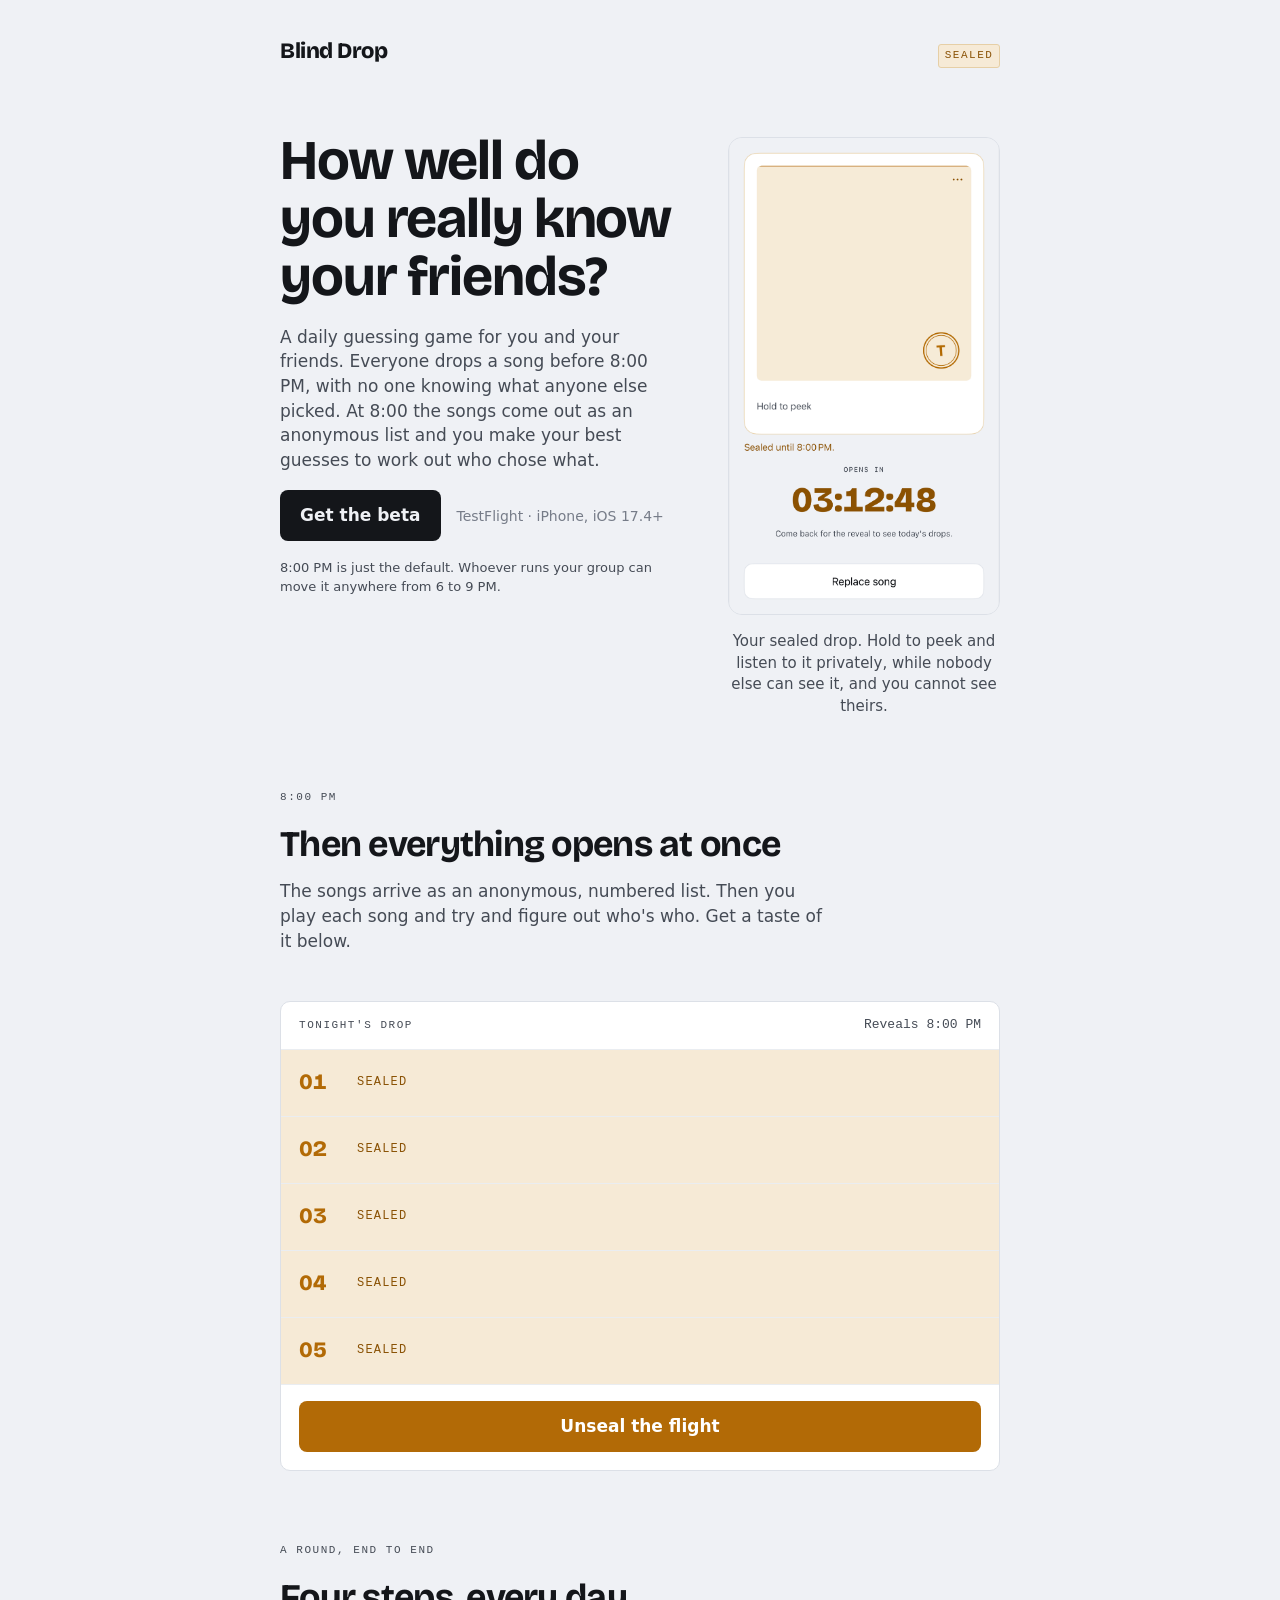
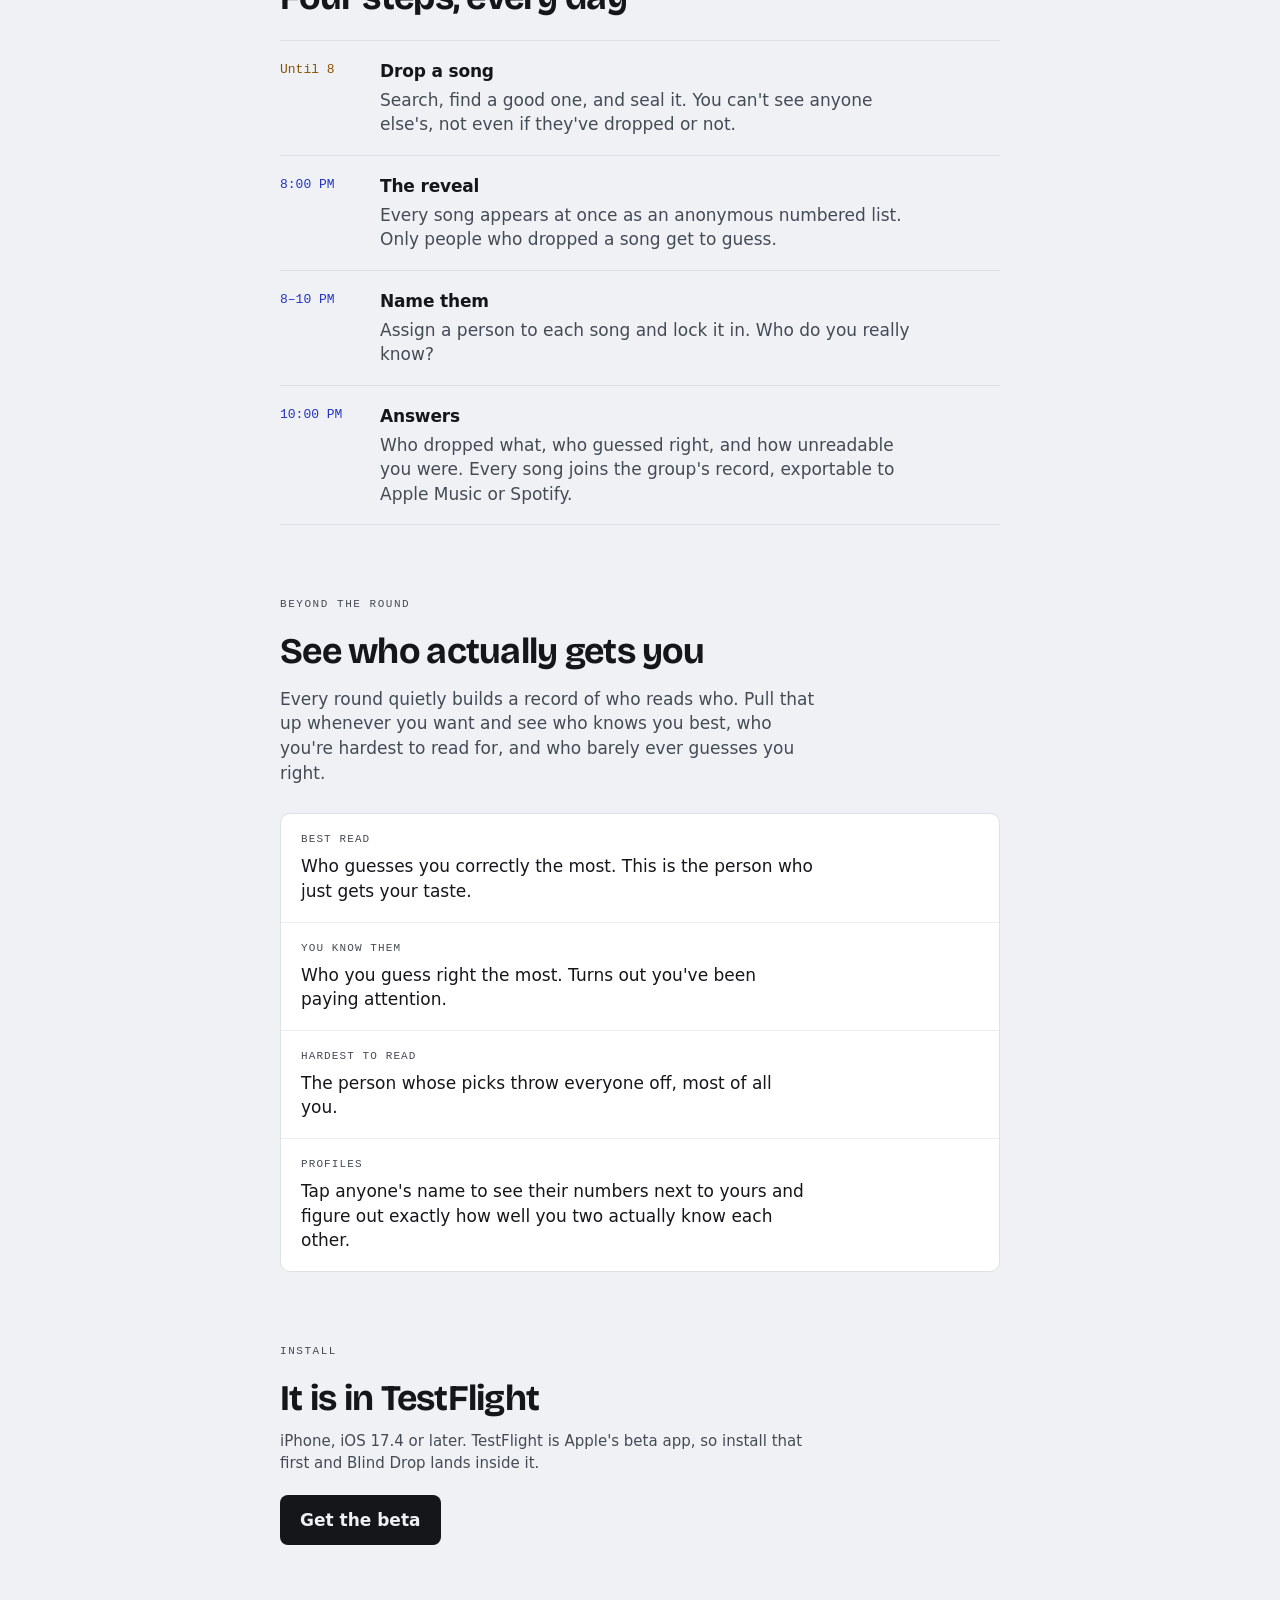
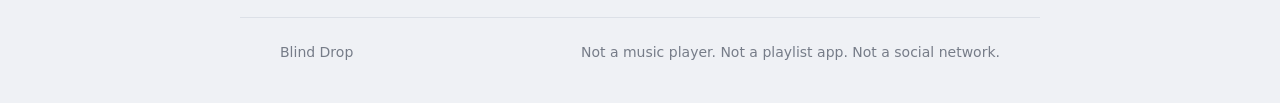
<file: index.html>
<!doctype html>
<html lang="en">
<head>
<meta charset="utf-8">
<meta name="viewport" content="width=device-width, initial-scale=1">
<title>Blind Drop: one song each, no names attached</title>
<meta name="description" content="A daily blind music-guessing game for one private group of friends. Everyone drops one song before 8:00 PM. At 8:00 they are revealed as a numbered list, and you have two hours to work out who dropped what.">
<meta name="theme-color" content="#EFF1F5">
<link rel="icon" href="assets/icon.png" sizes="any">
<link rel="apple-touch-icon" href="assets/icon.png">
<link rel="stylesheet" href="assets/style.css">

<meta property="og:type" content="website">
<meta property="og:title" content="Blind Drop: one song each, no names attached">
<meta property="og:description" content="A daily blind music-guessing game for a close group of friends.">
<meta property="og:image" content="assets/og.png">
<meta name="twitter:card" content="summary">
</head>
<body>

<header class="masthead wrap">
  <a class="wordmark" href="/">Blind Drop</a>
  <span class="stamp" id="phase-stamp">Sealed</span>
</header>

<main>
  <section class="hero wrap">
   <div class="hero-grid">
    <div class="hero-copy">
      <h1 class="display">How well do you really know your friends?</h1>
      <p>
        A daily guessing game for you and your friends. Everyone drops a song before
        8:00 PM, with no one knowing what anyone else picked. At 8:00 the songs come out
        as an anonymous list and you make your best guesses to work out who chose what.
      </p>
      <p class="hero-cta">
        <a class="install" href="https://testflight.apple.com/join/qTcTqBkx">Get the beta</a>
        <span class="hero-cta-note">TestFlight &middot; iPhone, iOS&nbsp;17.4+</span>
      </p>
      <p class="footnote">8:00 PM is just the default. Whoever runs your group can move it anywhere from 6 to 9 PM.</p>
    </div>

    <div class="shot">
      <img src="assets/screenshot.png" width="795" height="1400"
           alt="The Blind Drop app with a song sealed: an amber card stamped shut, the line
                &ldquo;Sealed until 8:00 PM&rdquo;, and a countdown reading 03:12:48.">
      <p class="shot-caption">
        Your sealed drop. Hold to peek and listen to it privately, while nobody else can
        see it, and you cannot see theirs.
      </p>
    </div>
   </div>
  </section>

  <section class="section wrap">
    <p class="eyebrow">8:00 PM</p>
    <h2 class="display">Then everything opens at once</h2>
    <p class="lede">
      The songs arrive as an anonymous, numbered list. Then you play each song and try
      and figure out who's who. Get a taste of it below.
    </p>

    <!-- The flight. Sealed, the rows are genuinely empty: during the blind window
         the app does not hide other people's drops from you, it never receives them
         in the first place. Unsealing fills them in. -->
    <div class="flight" id="flight">
      <div class="flight-head">
        <span class="label">Tonight's drop</span>
        <span class="clock" id="flight-meta">Reveals 8:00 PM</span>
      </div>

      <ol class="rows">
        <li class="row">
          <span class="no">01</span>
          <span class="slot">
            <span class="sealed-label">Sealed</span>
            <span class="revealed">
              <span class="track">Teardrop</span><br>
              <span class="artist">Massive Attack</span>
            </span>
          </span>
          <span class="who revealed">Ivy</span>
        </li>
        <li class="row">
          <span class="no">02</span>
          <span class="slot">
            <span class="sealed-label">Sealed</span>
            <span class="revealed">
              <span class="track">Cranes in the Sky</span><br>
              <span class="artist">Solange</span>
            </span>
          </span>
          <span class="who revealed">Dev</span>
        </li>
        <li class="row">
          <span class="no">03</span>
          <span class="slot">
            <span class="sealed-label">Sealed</span>
            <span class="revealed">
              <span class="track">Bike</span><br>
              <span class="artist">Pink Floyd</span>
            </span>
          </span>
          <span class="who revealed">Ana</span>
        </li>
        <li class="row">
          <span class="no">04</span>
          <span class="slot">
            <span class="sealed-label">Sealed</span>
            <span class="revealed">
              <span class="track">Little Dark Age</span><br>
              <span class="artist">MGMT</span>
            </span>
          </span>
          <span class="who revealed">Bo</span>
        </li>
        <li class="row">
          <span class="no">05</span>
          <span class="slot">
            <span class="sealed-label">Sealed</span>
            <span class="revealed">
              <span class="track">Alright</span><br>
              <span class="artist">Kendrick Lamar</span>
            </span>
          </span>
          <span class="who revealed">Cass</span>
        </li>
      </ol>

      <div class="flight-foot">
        <button class="unseal" id="unseal" type="button">Unseal the flight</button>
        <p class="flight-note" id="flight-note" hidden>
          That is the reveal. In the app you would now have two hours to name all five.
        </p>
      </div>
    </div>
  </section>

  <section class="section wrap">
    <p class="eyebrow">A round, end to end</p>
    <h2 class="display">Four steps, every day</h2>

    <!-- The numbering is the round's own sequence, and the accents are the legend:
         step 1 is the blind window, steps 2–4 are what happens once the information
         is out. Ported from the app's How to play. -->
    <ol class="phases">
      <li class="phase">
        <span class="at">Until 8</span>
        <div>
          <h3>Drop a song</h3>
          <p>Search, find a good one, and seal it. You can't see anyone else's, not even if they've dropped or not.</p>
        </div>
      </li>
      <li class="phase">
        <span class="at">8:00 PM</span>
        <div>
          <h3>The reveal</h3>
          <p>Every song appears at once as an anonymous numbered list. Only people who dropped a song get to guess.</p>
        </div>
      </li>
      <li class="phase">
        <span class="at">8–10 PM</span>
        <div>
          <h3>Name them</h3>
          <p>Assign a person to each song and lock it in. Who do you really know?</p>
        </div>
      </li>
      <li class="phase">
        <span class="at">10:00 PM</span>
        <div>
          <h3>Answers</h3>
          <p>Who dropped what, who guessed right, and how unreadable you were. Every song joins the group's record, exportable to Apple Music or Spotify.</p>
        </div>
      </li>
    </ol>
  </section>

  <section class="section wrap">
    <p class="eyebrow">Beyond the round</p>
    <h2 class="display">See who actually gets you</h2>
    <p class="lede">
      Every round quietly builds a record of who reads who. Pull that up whenever you want
      and see who knows you best, who you're hardest to read for, and who barely ever
      guesses you right.
    </p>

    <ul class="insights">
      <li class="insight">
        <span class="insight-tag">Best read</span>
        <p>Who guesses you correctly the most. This is the person who just gets your taste.</p>
      </li>
      <li class="insight">
        <span class="insight-tag">You know them</span>
        <p>Who you guess right the most. Turns out you've been paying attention.</p>
      </li>
      <li class="insight">
        <span class="insight-tag">Hardest to read</span>
        <p>The person whose picks throw everyone off, most of all you.</p>
      </li>
      <li class="insight">
        <span class="insight-tag">Profiles</span>
        <p>Tap anyone's name to see their numbers next to yours and figure out exactly how well you two actually know each other.</p>
      </li>
    </ul>
  </section>

  <section class="section wrap">
    <p class="eyebrow">Install</p>
    <h2 class="display">It is in TestFlight</h2>
    <p class="install-note">
      iPhone, iOS 17.4 or later. TestFlight is Apple's beta app, so install that first
      and Blind Drop lands inside it.
    </p>
    <p style="margin-top:1.25rem">
      <a class="install" href="https://testflight.apple.com/join/qTcTqBkx">Get the beta</a>
    </p>
  </section>
</main>

<footer class="foot wrap">
  <span>Blind Drop</span>
  <span>Not a music player. Not a playlist app. Not a social network.</span>
</footer>

<script>
  (function () {
    var flight = document.getElementById('flight');
    var button = document.getElementById('unseal');
    var meta   = document.getElementById('flight-meta');
    var stamp  = document.getElementById('phase-stamp');
    var note   = document.getElementById('flight-note');

    button.addEventListener('click', function () {
      flight.classList.add('is-open');
      button.textContent = 'Revealed';
      button.disabled = true;
      // The count is a property of the reveal, never of the blind window.
      meta.textContent = '5 songs';
      note.hidden = false;
      stamp.textContent = 'Revealed';
      stamp.style.color = 'var(--ultramarine)';
      stamp.style.background = 'var(--ultramarine-wash)';
      stamp.style.borderColor = 'var(--ultramarine-edge)';
    });
  })();
</script>

</body>
</html>
</file>
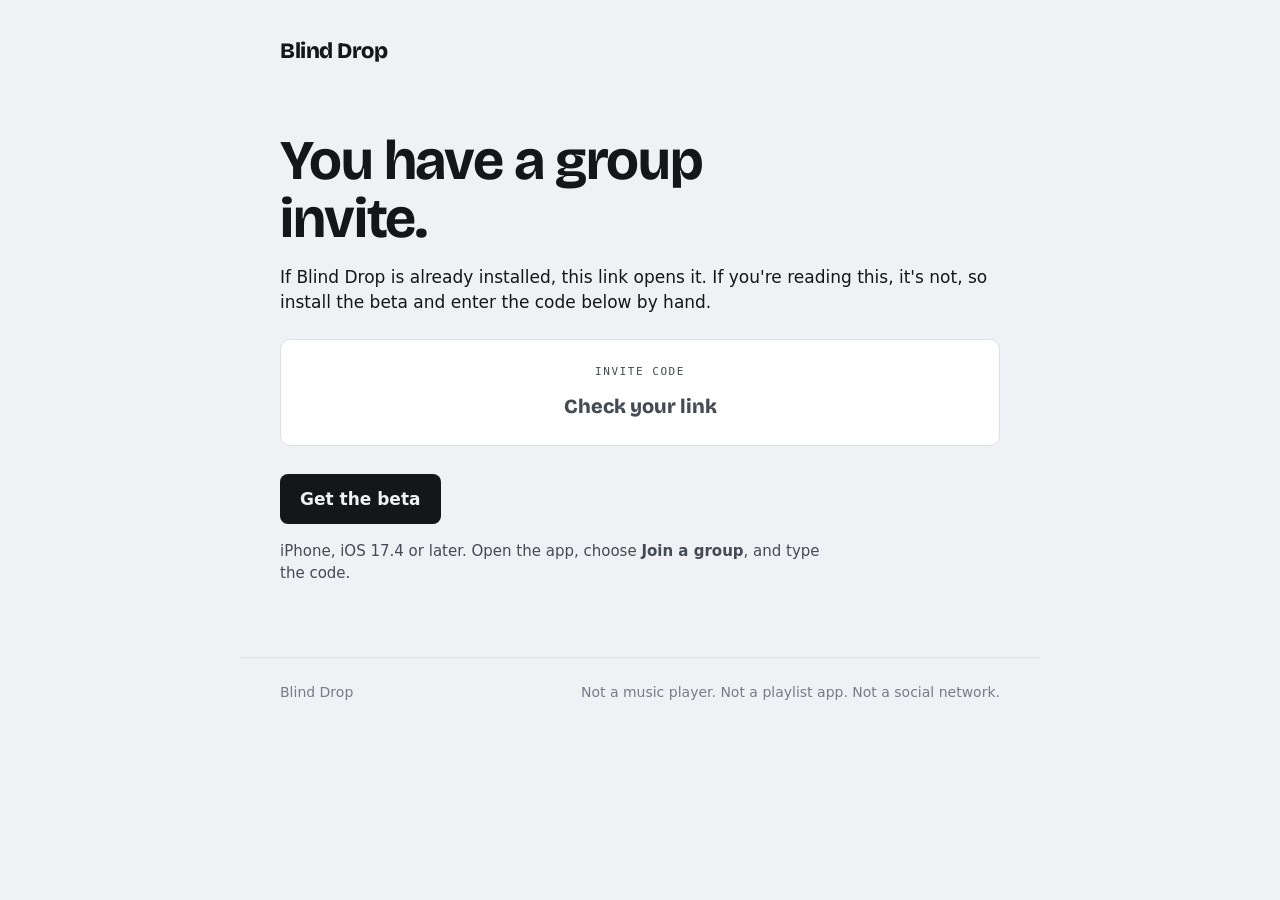
<file: j/index.html>
<!doctype html>
<html lang="en">
<head>
<meta charset="utf-8">
<meta name="viewport" content="width=device-width, initial-scale=1">
<title>Your Blind Drop invite</title>
<meta name="description" content="Join a Blind Drop group.">
<meta name="theme-color" content="#EFF1F5">
<meta name="robots" content="noindex">
<link rel="icon" href="/assets/icon.png" sizes="any">
<link rel="stylesheet" href="/assets/style.css">
</head>
<body>

<header class="masthead wrap">
  <a class="wordmark" href="/">Blind Drop</a>
</header>

<main>
  <section class="hero wrap">
    <h1 class="display">You have a group invite.</h1>
    <p>
      If Blind Drop is already installed, this link opens it. If you're reading this,
      it's not, so install the beta and enter the code below by hand.
    </p>

    <div class="code-card">
      <p class="label">Invite code</p>
      <p class="code" id="code">—</p>
    </div>

    <p style="margin-top:1.75rem">
      <a class="install" href="https://testflight.apple.com/join/qTcTqBkx">Get the beta</a>
    </p>
    <p class="install-note">
      iPhone, iOS 17.4 or later. Open the app, choose <strong>Join a group</strong>,
      and type the code.
    </p>
  </section>
</main>

<footer class="foot wrap">
  <span>Blind Drop</span>
  <span>Not a music player. Not a playlist app. Not a social network.</span>
</footer>

<script>
  (function () {
    // The universal link is https://blinddrop.app/j/<CODE>. If iOS resolved it the
    // app opened and nobody is reading this page, so what matters here is the
    // fallback: show the code so it can be typed in by hand.
    //
    // Six characters from the restricted alphabet in the app's InviteCode.swift
    // (docs/03 §2) — I, L, O, 0 and 1 are excluded because the code gets read
    // aloud across a room. The whole segment is validated rather than filtered:
    // stripping non-alphabet characters out of "index.html" would leave
    // "NDEXHT", which is exactly six characters of nonsense that looks like a
    // real code. Whether the code *exists* is the server's call, not this page's.
    var CODE = /^[ABCDEFGHJKMNPQRSTUVWXYZ23456789]{6}$/;
    var raw = decodeURIComponent(window.location.pathname)
                .split('/').filter(Boolean).pop() || '';
    var code = raw.toUpperCase();
    var el = document.getElementById('code');

    if (CODE.test(code)) {
      el.textContent = code;
      document.title = 'Blind Drop invite ' + code;
    } else {
      el.textContent = 'Check your link';
      el.style.fontSize = '1.25rem';
      el.style.letterSpacing = '0';
      el.style.color = 'var(--ink-dim)';
    }
  })();
</script>

</body>
</html>
</file>
<file: assets/style.css>
/* Blind Drop — tokens are ported verbatim from the app's design system
   (blind-drop/docs/07-DESIGN-SYSTEM.md). Do not invent a value here; if the
   app's palette changes, change it there first and copy it across. */

@font-face {
  font-family: "Bricolage Grotesque";
  src: url("fonts/BricolageGrotesque.ttf") format("truetype-variations");
  font-weight: 200 800;
  font-stretch: 75% 100%;
  font-display: swap;
}

:root {
  /* Neutrals — cool, never warm. */
  --paper:        #EFF1F5;
  --paper-sunk:   #E7EAEF;
  --surface:      #FFFFFF;
  --edge:         #DCE0E7;
  --edge-strong:  #D3D8E0;
  --hairline:     #EAEDF1;

  --ink:          #14161A;
  --ink-dim:      #454B55;
  --ink-faint:    #767C88;

  /* Amber = sealed. Information is hidden. */
  --amber:        #B26A06;
  --amber-deep:   #96590A;
  --amber-text:   #8A5205;
  --amber-wash:   #F6EAD6;
  --amber-edge:   #E6CFA6;

  /* Ultramarine = revealed. Information is open. */
  --ultramarine:      #2233C4;
  --ultramarine-deep: #1B29A0;
  --ultramarine-wash: #E3E6FA;
  --ultramarine-edge: #C3C9F2;

  --measure: 34rem;
  --gutter: clamp(1.25rem, 5vw, 2.5rem);

  /* The display face, always at its widest cut — the expanded cut is what
     gives the numerals their character (docs/07 §3). */
  --display: "Bricolage Grotesque", ui-sans-serif, system-ui, sans-serif;
  --body: -apple-system, BlinkMacSystemFont, "SF Pro Text", ui-sans-serif,
          system-ui, sans-serif;
  --mono: ui-monospace, SFMono-Regular, "SF Mono", Menlo, monospace;
}

*, *::before, *::after { box-sizing: border-box; }

html { -webkit-text-size-adjust: 100%; }

body {
  margin: 0;
  background: var(--paper);
  color: var(--ink);
  font-family: var(--body);
  font-size: 1.0625rem;   /* 17px — the app's bodyL */
  line-height: 1.45;
  text-rendering: optimizeLegibility;
  -webkit-font-smoothing: antialiased;
}

/* The display face is never set below 20px; at small sizes its personality
   reads as noise (docs/07 §3). */
.display {
  font-family: var(--display);
  font-variation-settings: "wdth" 100, "wght" 700;
  font-weight: 700;
  letter-spacing: -0.02em;
  line-height: 1.04;
  margin: 0;
}

a { color: inherit; }

:focus-visible {
  outline: 2px solid var(--ultramarine);
  outline-offset: 3px;
  border-radius: 2px;
}

.wrap {
  max-width: 50rem;
  margin: 0 auto;
  padding-inline: var(--gutter);
}

/* ── Masthead ─────────────────────────────────────────────────────────── */

.masthead {
  display: flex;
  align-items: baseline;
  justify-content: space-between;
  gap: 1rem;
  padding-block: clamp(1.5rem, 4vw, 2.25rem) 0;
}

.wordmark {
  font-family: var(--display);
  font-variation-settings: "wdth" 100, "wght" 800;
  font-weight: 800;
  font-size: 1.375rem;
  letter-spacing: -0.02em;
  text-decoration: none;
}

.masthead .stamp { flex: none; }

/* The phase stamp — the app's own micro-label idiom. Amber while sealed. */
.stamp {
  font-family: var(--mono);
  font-size: 0.6875rem;
  letter-spacing: 0.14em;
  text-transform: uppercase;
  color: var(--amber-text);
  border: 1px solid var(--amber-edge);
  background: var(--amber-wash);
  border-radius: 3px;
  padding: 0.25em 0.5em;
  white-space: nowrap;
}

/* ── Hero ─────────────────────────────────────────────────────────────── */

.hero { padding-block: clamp(2.5rem, 8vw, 4rem) 0; }

.hero h1 {
  font-size: clamp(2.5rem, 7.5vw, 3.5rem);
  max-width: 13ch;
}

.hero-copy > p {
  max-width: var(--measure);
  color: var(--ink-dim);
  margin: 1.125rem 0 0;
}

.hero-cta {
  margin: 1.75rem 0 0;
  display: flex;
  align-items: center;
  flex-wrap: wrap;
  gap: 0.75rem 1rem;
}

.hero-cta-note {
  font-size: 0.875rem;
  color: var(--ink-faint);
}

.footnote {
  margin: 0.875rem 0 0;
  font-size: 0.8125rem;
  color: var(--ink-faint);
  max-width: var(--measure);
}

/* Two columns once there is room: the sentence on the left, the sealed screen
   on the right, baselines starting together. Below that they stack. */
@media (min-width: 56rem) {
  .hero-grid {
    display: grid;
    grid-template-columns: 1fr 17rem;
    gap: clamp(2rem, 5vw, 3.5rem);
    align-items: start;
  }
  .hero-grid .shot { margin-top: 0.35rem; }
  .hero-grid .shot img { max-width: 17rem; }
}

/* ── The flight ───────────────────────────────────────────────────────── */

.flight {
  margin-top: clamp(2rem, 6vw, 3rem);
  background: var(--surface);
  border: 1px solid var(--edge);
  border-radius: 10px;
  overflow: hidden;   /* keeps the row washes inside the corner radius */
}

.flight-head {
  display: flex;
  align-items: baseline;
  justify-content: space-between;
  gap: 1rem;
  padding: 0.875rem 1.125rem;
  border-bottom: 1px solid var(--hairline);
}

.flight-head .label {
  font-family: var(--mono);
  font-size: 0.6875rem;
  letter-spacing: 0.14em;
  text-transform: uppercase;
  color: var(--ink-dim);
}

.clock {
  font-family: var(--mono);
  font-size: 0.8125rem;
  font-variant-numeric: tabular-nums;
  color: var(--ink-dim);
}

.rows { list-style: none; margin: 0; padding: 0; }

.row {
  display: grid;
  grid-template-columns: 2.75rem 1fr auto;
  align-items: center;
  gap: 0 0.875rem;
  padding: 0.8125rem 1.125rem;
  border-bottom: 1px solid var(--hairline);
  background: var(--amber-wash);
  transition: background 260ms ease;
}

.row:last-child { border-bottom: 0; }

/* The numeral is the "mark" tier — it draws rather than writes. */
.no {
  font-family: var(--display);
  font-variation-settings: "wdth" 100, "wght" 800;
  font-weight: 800;
  font-size: 1.375rem;
  font-variant-numeric: tabular-nums;
  color: var(--amber);
  transition: color 260ms ease;
}

/* Sealed: the slot is genuinely empty. During the blind window the app does
   not redact another member's drop — it never receives one. The empty row is
   the accurate picture, so nothing is drawn here but the number. */
.slot { min-height: 2.5rem; display: grid; align-content: center; }

.sealed-label {
  font-family: var(--mono);
  font-size: 0.75rem;
  letter-spacing: 0.1em;
  text-transform: uppercase;
  color: var(--amber-text);
}

.revealed { display: none; }

.track { font-weight: 600; letter-spacing: -0.01em; }
.artist { color: var(--ink-dim); font-size: 0.9375rem; }

.who {
  font-family: var(--mono);
  font-size: 0.8125rem;
  color: var(--ultramarine);
  justify-self: end;
  white-space: nowrap;
}

/* Revealed state — set on the container, cascaded to the rows. */
.flight.is-open .row { background: var(--surface); }
.flight.is-open .no { color: var(--ultramarine); }
.flight.is-open .sealed-label { display: none; }
.flight.is-open .revealed { display: block; }

/* One orchestrated moment: the rows resolve in sequence, ~600ms end to end,
   matching the app's seal (docs/09). Nothing else on the page animates. */
.flight.is-open .row { animation: resolve 320ms ease both; }
.flight.is-open .row:nth-child(1) { animation-delay:   0ms; }
.flight.is-open .row:nth-child(2) { animation-delay:  60ms; }
.flight.is-open .row:nth-child(3) { animation-delay: 120ms; }
.flight.is-open .row:nth-child(4) { animation-delay: 180ms; }
.flight.is-open .row:nth-child(5) { animation-delay: 240ms; }

@keyframes resolve {
  from { opacity: 0.45; transform: translateY(3px); }
  to   { opacity: 1;    transform: none; }
}

.flight-foot {
  padding: 1rem 1.125rem 1.125rem;
  border-top: 1px solid var(--hairline);
}

/* The unseal control carries the phase accent, because it *is* the phase
   transition. Once spent it stops being a control. */
.unseal {
  font: inherit;
  font-weight: 600;
  width: 100%;
  padding: 0.8125rem 1rem;
  border: 0;
  border-radius: 8px;
  background: var(--amber);
  color: #FFFFFF;
  cursor: pointer;
  transition: background 140ms ease;
}

.unseal:hover { background: var(--amber-deep); }

.unseal[disabled] {
  background: var(--paper-sunk);
  color: var(--ink-faint);
  cursor: default;
}

.flight-note {
  margin: 0;
  font-size: 0.9375rem;
  color: var(--ink-dim);
}

/* ── Phases ───────────────────────────────────────────────────────────── */

.section { padding-block: clamp(3rem, 9vw, 4.5rem) 0; }

.eyebrow {
  font-family: var(--mono);
  font-size: 0.6875rem;
  letter-spacing: 0.14em;
  text-transform: uppercase;
  color: var(--ink-dim);
  margin: 0 0 1.25rem;
}

.section h2 { font-size: clamp(1.75rem, 5vw, 2.25rem); }

/* The four steps are the four phases of a round, in order, so the numbering
   carries real information and the accents are the legend — step 1 is the
   blind window (amber), steps 2–4 are what happens once the information is
   out (ultramarine). This is docs/07 §2's second carve-out, and it is the
   only place on this page the two accents sit together. */
.phases { list-style: none; margin: 1.5rem 0 0; padding: 0; }

.phase {
  display: grid;
  grid-template-columns: 5.25rem 1fr;
  gap: 0 1rem;
  padding-block: 1.125rem;
  border-top: 1px solid var(--edge);
}

.phase:last-child { border-bottom: 1px solid var(--edge); }

.phase .at {
  font-family: var(--mono);
  font-size: 0.8125rem;
  font-variant-numeric: tabular-nums;
  color: var(--ultramarine);
  padding-top: 0.15em;
}

.phase:first-child .at { color: var(--amber-text); }

.phase h3 {
  margin: 0;
  font-size: 1.0625rem;
  font-weight: 600;
  letter-spacing: -0.01em;
}

.phase p { margin: 0.25rem 0 0; color: var(--ink-dim); max-width: var(--measure); }

/* ── Screenshot ───────────────────────────────────────────────────────── */

.shot {
  margin-top: clamp(2rem, 6vw, 2.75rem);
  display: grid;
  justify-items: center;
  gap: 1rem;
}

/* The sealed screen is amber all the way to its edges, so it sits on paper with
   the same 1pt edge every other surface gets. No shadow, no device frame — the
   app has no shadows and a mocked-up titanium bezel would be the first
   decoration on the page (docs/07 §2, Elevation). */
.shot img {
  width: 100%;
  max-width: 16.5rem;
  height: auto;
  display: block;
  border: 1px solid var(--edge);
  border-radius: 14px;
}

.shot-caption {
  margin: 0;
  max-width: 26rem;
  text-align: center;
  font-size: 0.9375rem;
  color: var(--ink-dim);
}

.lede {
  max-width: var(--measure);
  color: var(--ink-dim);
  margin: 1rem 0 0;
}

/* ── Insights ─────────────────────────────────────────────────────────── */

/* Neutral, deliberately. This isn't the reveal transition and it isn't How
   to play's legend, so it takes neither accent (docs/07 §2). */
.insights {
  list-style: none;
  margin: 1.75rem 0 0;
  padding: 0;
  background: var(--surface);
  border: 1px solid var(--edge);
  border-radius: 10px;
  overflow: hidden;
}

.insight {
  padding: 1.125rem 1.25rem;
  border-bottom: 1px solid var(--hairline);
}

.insight:last-child { border-bottom: 0; }

.insight-tag {
  display: block;
  font-family: var(--mono);
  font-size: 0.6875rem;
  letter-spacing: 0.1em;
  text-transform: uppercase;
  color: var(--ink-dim);
  margin: 0 0 0.375rem;
}

.insight p {
  margin: 0;
  max-width: 32rem;
}

/* ── Install ──────────────────────────────────────────────────────────── */

/* Neutral on purpose. Installing is not a phase of a round, so it takes
   neither accent — that keeps amber and ultramarine strictly semantic. */
.install {
  display: inline-flex;
  align-items: center;
  gap: 0.5rem;
  font-weight: 600;
  text-decoration: none;
  background: var(--ink);
  color: var(--paper);
  padding: 0.8125rem 1.25rem;
  border-radius: 8px;
  transition: background 140ms ease;
}

.install:hover { background: #2A2E36; }

.install-note {
  margin: 0.875rem 0 0;
  font-size: 0.9375rem;
  color: var(--ink-dim);
  max-width: var(--measure);
}

/* ── Invite ───────────────────────────────────────────────────────────── */

.code-card {
  margin-top: 1.5rem;
  background: var(--surface);
  border: 1px solid var(--edge);
  border-radius: 10px;
  padding: 1.5rem 1.25rem;
  text-align: center;
}

.code-card .label {
  font-family: var(--mono);
  font-size: 0.6875rem;
  letter-spacing: 0.14em;
  text-transform: uppercase;
  color: var(--ink-dim);
  margin: 0 0 0.75rem;
}

.code {
  font-family: var(--display);
  font-variation-settings: "wdth" 100, "wght" 800;
  font-weight: 800;
  font-size: clamp(2rem, 11vw, 2.75rem);
  letter-spacing: 0.06em;
  font-variant-numeric: tabular-nums;
  margin: 0;
  color: var(--ink);
  word-break: break-all;
}

/* ── Footer ───────────────────────────────────────────────────────────── */

.foot {
  margin-top: clamp(3rem, 9vw, 4.5rem);
  padding-block: 1.5rem 2.5rem;
  border-top: 1px solid var(--edge);
  color: var(--ink-faint);
  font-size: 0.875rem;
  display: flex;
  flex-wrap: wrap;
  gap: 0.5rem 1.25rem;
  justify-content: space-between;
}

.foot a { color: var(--ink-dim); }

@media (max-width: 30rem) {
  .row { grid-template-columns: 2.25rem 1fr; }
  .who { grid-column: 2; justify-self: start; margin-top: 0.15rem; }
  .phase { grid-template-columns: 1fr; gap: 0.35rem; }
}

@media (prefers-reduced-motion: reduce) {
  *, *::before, *::after {
    animation-duration: 1ms !important;
    animation-delay: 0ms !important;
    transition-duration: 1ms !important;
  }
}
</file>
